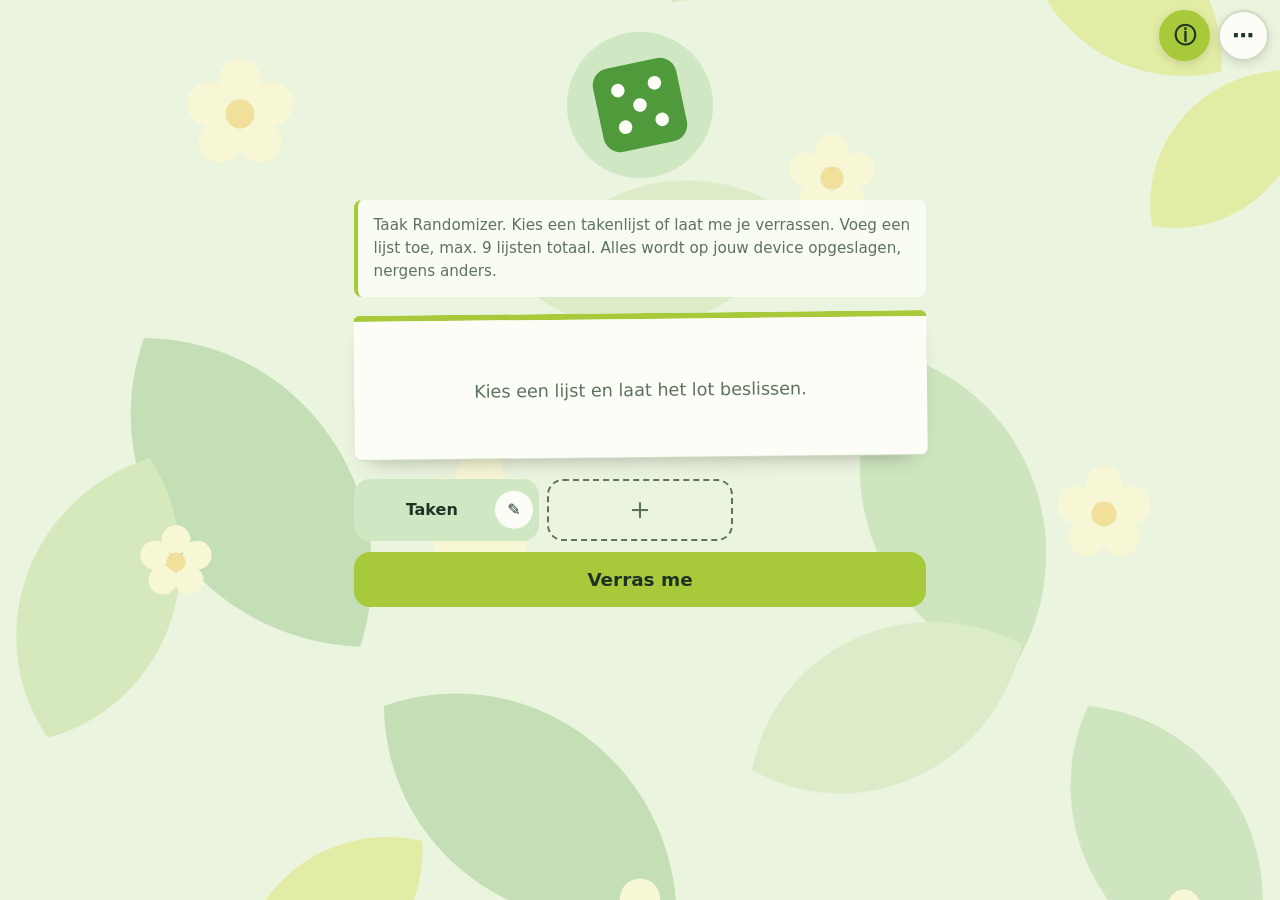
<file: index.html>
<!doctype html>
<html lang="nl">
<head>
<meta charset="utf-8">
<meta name="viewport" content="width=device-width, initial-scale=1, viewport-fit=cover">
<meta name="theme-color" content="#f1f7e8" media="(prefers-color-scheme: light)">
<meta name="theme-color" content="#16211a" media="(prefers-color-scheme: dark)">
<link rel="icon" type="image/svg+xml" href="images/hero.svg">
<title>Taak Randomizer</title>
<link rel="stylesheet" href="style.css">
</head>
<body data-page="main">

<nav class="topbar" aria-label="Snelknoppen">
  <button id="welcome-toggle" class="round" type="button" aria-label="Welkom" aria-expanded="true">ⓘ</button>
  <a href="info.html" class="round" aria-label="Meer">⋯</a>
</nav>

<main>
  <div class="hero" aria-hidden="true"></div>

  <div id="welcome-wrap" class="welcome-wrap">
    <div id="welcome" class="welcome">
      <p>Taak Randomizer. Kies een takenlijst of laat me je verrassen.
      Voeg een lijst toe, max. 9 lijsten totaal.
      Alles wordt op jouw device opgeslagen, nergens anders.</p>
    </div>
  </div>

  <section class="slip" aria-live="polite">
    <p id="task" data-empty="Kies een lijst en laat het lot beslissen.">Kies een lijst en laat het lot beslissen.</p>
    <div id="acts" class="acts" hidden>
      <button id="done" class="act ok" type="button">
        <span class="icon" aria-hidden="true">✓</span>
        <span class="label">Gedaan</span>
      </button>
      <button id="remove" class="act no" type="button">
        <span class="icon" aria-hidden="true">✕</span>
        <span class="label">Verwijderen</span>
      </button>
    </div>
    <p id="confirm-msg" class="sr-only" role="status" aria-live="polite"></p>
  </section>

  <div id="grid" class="grid"></div>
  <button id="surprise" class="wide" type="button">Verras me</button>

  <section id="panel" class="panel"><div>
    <label class="field">Naam van de lijst <input id="name" autocomplete="off"></label>
    <p id="count" class="note"></p>
    <textarea id="box" rows="10" placeholder="Eén taak per regel. Plakken uit een notitie of van een AI mag; opsommingstekens worden weggehaald."></textarea>
    <div class="row">
      <button id="save" class="primary" type="button">Klaar</button>
      <button id="share" type="button">Delen</button>
      <button id="copy" type="button">Kopieer</button>
      <button id="dl" type="button">Download</button>
      <label class="btn">Uit bestand<input id="file" type="file" accept=".txt,text/plain" hidden></label>
    </div>
    <div class="row row-danger">
      <button id="del" class="danger" type="button">
        <span class="label" data-default="Verwijder lijst" data-confirm="Lijst wordt verwijderd. Ok?">Verwijder lijst</span>
      </button>
    </div>
    <p id="msg" class="note" role="status"></p>
  </div></section>
</main>

<script src="script.js"></script>
</body>
</html>
</file>
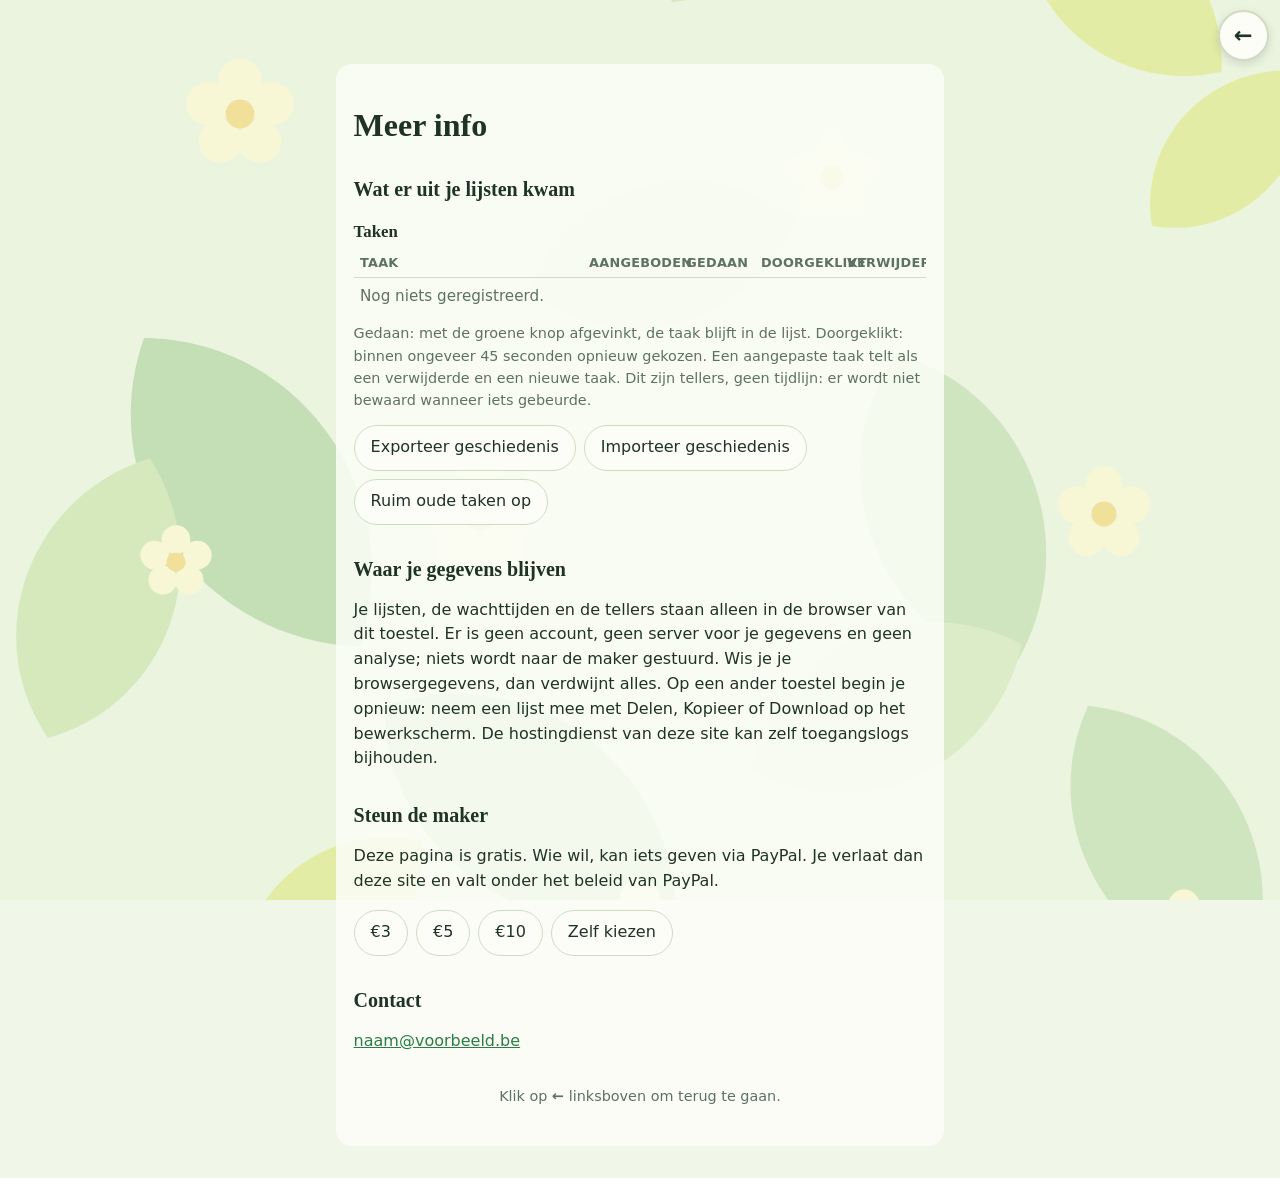
<file: info.html>
<!doctype html>
<html lang="nl">
<head>
<meta charset="utf-8">
<meta name="viewport" content="width=device-width, initial-scale=1, viewport-fit=cover">
<meta name="theme-color" content="#f1f7e8" media="(prefers-color-scheme: light)">
<meta name="theme-color" content="#16211a" media="(prefers-color-scheme: dark)">
<link rel="icon" type="image/svg+xml" href="images/hero.svg">
<title>Meer info - Taak Randomizer</title>
<link rel="stylesheet" href="style.css">
</head>
<body data-page="info">

<nav class="topbar" aria-label="Snelknoppen">
  <a href="index.html" class="round" aria-label="Terug naar de app">←</a>
</nav>

<main>
  <h1>Meer info</h1>

  <h2>Wat er uit je lijsten kwam</h2>
  <div id="lists"></div>
  <p class="note">Gedaan: met de groene knop afgevinkt, de taak blijft in de lijst. Doorgeklikt: binnen ongeveer 45 seconden opnieuw gekozen. Een aangepaste taak telt als een verwijderde en een nieuwe taak. Dit zijn tellers, geen tijdlijn: er wordt niet bewaard wanneer iets gebeurde.</p>
  <div class="row">
    <button id="hexp" type="button">Exporteer geschiedenis</button>
    <label class="btn">Importeer geschiedenis<input id="himp" type="file" accept=".json,application/json" hidden></label>
    <button id="hprune" type="button">Ruim oude taken op</button>
  </div>
  <p id="msg" class="note" role="status"></p>

  <h2>Waar je gegevens blijven</h2>
  <p>Je lijsten, de wachttijden en de tellers staan alleen in de browser van dit toestel. Er is geen account, geen server voor je gegevens en geen analyse; niets wordt naar de maker gestuurd. Wis je je browsergegevens, dan verdwijnt alles. Op een ander toestel begin je opnieuw: neem een lijst mee met Delen, Kopieer of Download op het bewerkscherm. De hostingdienst van deze site kan zelf toegangslogs bijhouden.</p>

  <h2>Steun de maker</h2>
  <p>Deze pagina is gratis. Wie wil, kan iets geven via PayPal. Je verlaat dan deze site en valt onder het beleid van PayPal.</p>
  <div class="row">
    <a class="btn" href="https://www.paypal.me/JOUWNAAM/3EUR">€3</a>
    <a class="btn" href="https://www.paypal.me/JOUWNAAM/5EUR">€5</a>
    <a class="btn" href="https://www.paypal.me/JOUWNAAM/10EUR">€10</a>
    <a class="btn" href="https://www.paypal.me/JOUWNAAM">Zelf kiezen</a>
  </div>

  <h2>Contact</h2>
  <p><a href="mailto:naam@voorbeeld.be">naam@voorbeeld.be</a></p>

  <p class="note back-hint">Klik op <strong>←</strong> linksboven om terug te gaan.</p>
</main>

<script src="script.js"></script>
</body>
</html>
</file>
<file: style.css>
/* Vormgeving: pas de waarden in :root aan voor een ander uiterlijk. */
:root {
  --bg: #f1f7e8; --paper: #fbfdf6; --sheet: rgb(251 253 246 / .88);
  --ink: #1f3324; --muted: #5d7260; --line: #cfdcc4;
  --tile: #cfe8c3;
  --accent: #a8c93a; --accent-ink: #1f3324;
  --ok: #2a7d46; --no: #c0392b;
  --r: 16px;
  --font-ui: "Avenir Next", "Segoe UI", system-ui, sans-serif;
  --font-slip: Rockwell, "Roboto Slab", Cambria, Georgia, serif;
  --hero: url("images/hero.svg");
  --bg-image: url("images/achtergrond.svg");
  --bg-opacity: .5;
  box-sizing: border-box;
  padding-top: env(safe-area-inset-top, 0px);
  padding-bottom: env(safe-area-inset-bottom, 0px);
}
@media (prefers-color-scheme: dark) {
  :root {
    --bg: #16211a; --paper: #1f2c23; --sheet: rgb(31 44 35 / .88);
    --ink: #e8f1df; --muted: #a2b5a2; --line: #34493a; --tile: #2f4a35;
    --accent: #b6d646; --accent-ink: #14200f; --bg-opacity: .3;
  }
}
*, *::before, *::after { box-sizing: inherit; }
[hidden] { display: none !important; }
html { background: var(--bg); scroll-padding-top: env(safe-area-inset-top, 0px); }
body { margin: 0; color: var(--ink); font: 1rem/1.55 var(--font-ui); }
body::before {
  content: ""; position: fixed; inset: 0; z-index: -1; pointer-events: none;
  background: var(--bg-image) center / cover no-repeat; opacity: var(--bg-opacity);
}
main { max-width: 38rem; margin: 0 auto; padding: 1.25rem 1.1rem 2rem; }
h1, h2, h3 { font-family: var(--font-slip); line-height: 1.25; }
h2 { margin: 2rem 0 .5rem; font-size: 1.25rem; }
h3 { margin: 1.2rem 0 .3rem; font-size: 1.05rem; }
a { color: var(--ok); }
:focus-visible { outline: 3px solid var(--ink); outline-offset: 2px; }
.note { color: var(--muted); font-size: .9rem; margin: .4rem 0; }

/* Alleen voor screenreaders */
.sr-only {
  position: absolute; width: 1px; height: 1px; padding: 0; margin: -1px;
  overflow: hidden; clip: rect(0, 0, 0, 0); white-space: nowrap; border: 0;
}

/* Vaste knoppen rechtsboven */
.topbar {
  position: fixed;
  top: .6rem;
  right: .7rem;
  display: flex;
  gap: .45rem;
  z-index: 100;
}
@media (min-width: 480px) {
  .topbar {
    top: calc(.6rem + env(safe-area-inset-top, 0px));
    right: calc(.7rem + env(safe-area-inset-right, 0px));
  }
}
.round {
  display: inline-grid;
  place-items: center;
  width: 3.2rem;
  height: 3.2rem;
  border: 2px solid var(--line);
  border-radius: 50%;
  background: var(--paper);
  color: var(--ink);
  font: 700 1.4rem / 1 var(--font-ui);
  text-decoration: none;
  cursor: pointer;
  box-shadow: 0 3px 10px rgb(0 0 0 / .12);
  transition: transform .12s ease, background .15s ease, border-color .15s ease;
  -webkit-font-smoothing: antialiased;
}
.round:hover { transform: scale(1.05); }
.round[aria-expanded="true"] {
  background: var(--accent);
  border-color: var(--accent);
  color: var(--accent-ink);
}

.hero { height: clamp(100px, 20vh, 170px); background: var(--hero) center / contain no-repeat; margin-bottom: .6rem; }

/* Welkomstblok — begint uitgeklapt, klapt in bij eerste actie */
.welcome-wrap {
  display: grid;
  grid-template-rows: 1fr;
  transition: grid-template-rows .3s ease, margin-bottom .3s ease;
  margin-bottom: 1rem;
}
.welcome-wrap.collapsed {
  grid-template-rows: 0fr;
  margin-bottom: 0;
}
.welcome-wrap > .welcome {
  overflow: hidden;
  min-height: 0;
}

.welcome {
  padding: .9rem 1rem;
  background: var(--sheet);
  border-left: 4px solid var(--accent);
  border-radius: 8px;
  color: var(--muted);
  font-size: .95rem;
  line-height: 1.5;
  transition: opacity .28s ease, transform .28s ease;
  transform-origin: top left;
}
.welcome p { margin: 0; }
.welcome.hiding {
  opacity: 0;
  transform: scale(.9);
}

/* Het getrokken taakkaartje */
.slip {
  background: var(--paper); border-top: 6px solid var(--accent); border-radius: 6px;
  box-shadow: 0 1px 0 var(--line), 0 12px 24px -16px rgb(0 0 0 / .45);
  transform: rotate(-.6deg); min-height: 9rem; padding: 1.4rem 1.2rem 1.1rem; margin-bottom: 1.4rem;
  display: flex; flex-direction: column; align-items: center; justify-content: center; gap: .8rem; text-align: center;
}
#task {
  margin: 0;
  font: 400 clamp(.95rem, 3.2vw, 1.1rem) / 1.5 var(--font-ui);
  color: var(--muted);
  overflow-wrap: anywhere;
  max-width: 28rem;
}
#task.drawn {
  font: 600 clamp(1.4rem, 5.5vw, 2rem) / 1.25 var(--font-slip);
  color: var(--ink);
  animation: draw .35s ease-out;
}
@keyframes draw { from { transform: translateY(-10px) rotate(-2deg); opacity: 0; } }
.acts { display: flex; justify-content: space-between; gap: .6rem; width: 100%; }
.act {
  display: inline-flex; align-items: center; gap: .4rem; padding: .6rem 1rem; border: 0; border-radius: 999px;
  color: #fff; font: 600 1rem var(--font-ui); cursor: pointer;
  transition: transform .12s ease, box-shadow .12s ease, background .15s ease;
  -webkit-font-smoothing: antialiased;
}
.act .icon { line-height: 1; }
.act.ok { background: var(--ok); }
.act.no { background: var(--no); }

/* Twee-staps bevestiging */
.act.confirming {
  box-shadow: 0 0 0 3px var(--paper), 0 0 0 6px currentColor;
  animation: arm-pulse 1s ease-in-out infinite;
}
.act.confirming .icon { opacity: .35; }
.act.ok.confirming { background: #1e5d34; }
.act.no.confirming { background: #962d22; }
@keyframes arm-pulse {
  0%, 100% { transform: scale(1); }
  50%      { transform: scale(1.04); }
}

/* Lijstknoppen */
.grid { display: grid; grid-template-columns: repeat(2, 1fr); gap: .55rem; }
@media (min-width: 480px) { .grid { grid-template-columns: repeat(3, 1fr); } }
.tile { position: relative; aspect-ratio: 3 / 1; min-height: 48px; border-radius: var(--r); background: var(--tile); }
.pick {
  position: absolute; inset: 0; display: flex; align-items: center; justify-content: center; width: 100%; height: 100%;
  padding: .3rem 2.4rem .3rem .6rem; border: 0; border-radius: inherit; background: none; color: var(--ink);
  font: 600 1rem / 1.2 var(--font-ui); cursor: pointer;
}
.pick span {
  display: -webkit-box; -webkit-box-orient: vertical; -webkit-line-clamp: 2; line-clamp: 2;
  overflow: hidden; overflow-wrap: anywhere; text-align: center;
}
.pen {
  position: absolute; top: 50%; right: .35rem; transform: translateY(-50%); width: 2.4rem; height: 2.4rem;
  border: 0; border-radius: 50%; background: var(--paper); color: var(--ink); cursor: pointer;
}
.tile.add { display: grid; place-items: center; background: none; border: 2px dashed var(--muted); color: var(--muted); font-size: 1.6rem; cursor: pointer; }

.wide {
  width: 100%; margin-top: .7rem; padding: 1.05rem; border: 0; border-radius: var(--r);
  background: var(--accent); color: var(--accent-ink); font: 600 1.15rem var(--font-ui); cursor: pointer;
}

/* Knoppen en velden */
button, .btn {
  font: inherit;
  -webkit-font-smoothing: antialiased;
}
.row { display: flex; flex-wrap: wrap; gap: .5rem; margin: .8rem 0; }
.row button, .btn {
  display: inline-block; padding: .6rem 1rem; border: 1px solid var(--line); border-radius: 999px;
  background: var(--paper); color: var(--ink); text-decoration: none; cursor: pointer;
}
.row .primary { background: var(--accent); border-color: var(--accent); color: var(--accent-ink); font-weight: 600; }
.field { display: block; margin: .8rem 0 .2rem; color: var(--ink); }
.field input { display: block; width: 100%; margin-top: .2rem; padding: .6rem .8rem; font: inherit; color: var(--ink); background: var(--paper); border: 1px solid var(--line); border-radius: 10px; }
textarea { display: block; width: 100%; min-height: 40vh; padding: .9rem; font: inherit; color: var(--ink); background: var(--paper); border: 1px solid var(--line); border-radius: 12px; resize: vertical; }

/* Rij voor "Verwijder lijst" */
.row-danger {
  margin-top: .2rem;
  padding-top: .8rem;
  border-top: 1px solid var(--line);
  justify-content: flex-start;
}
.row-danger .danger {
  margin-left: 0;
  color: var(--no);
  border-color: var(--no);
  background: transparent;
  font-weight: 600;
}
.row-danger .danger.confirming {
  background: var(--no);
  color: #fff;
  border-color: var(--no);
  animation: arm-pulse 1s ease-in-out infinite;
  box-shadow: 0 0 0 3px var(--paper), 0 0 0 6px var(--no);
}

/* Bewerkpaneel */
.panel { display: grid; grid-template-rows: 0fr; transition: grid-template-rows .35s ease; }
.panel > div { overflow: hidden; }
.panel.open { grid-template-rows: 1fr; }
.panel.open > div { background: var(--sheet); border-radius: var(--r); padding: .2rem 1rem .6rem; margin-top: .8rem; }

/* Infopagina */
body[data-page="info"] main { background: var(--sheet); border-radius: var(--r); margin-top: 4rem; margin-bottom: 2rem; }
.back-hint { text-align: center; margin-top: 2rem; }
.scroll { overflow-x: auto; -webkit-overflow-scrolling: touch; }
table {
  width: 100%;
  min-width: 22rem;
  border-collapse: collapse;
  table-layout: fixed;
  font-size: .95rem;
col.c-task { width: 40%; }
col.c-num  { width: 15%; }

th, td {
  padding: .45rem .4rem;
  border-bottom: 1px solid var(--line);
  text-align: left;
  vertical-align: top;
}

/* Taaknaam: mag overal afbreken */
th:first-child, td:first-child {
  overflow-wrap: anywhere;
  word-break: break-word;
}

/* Tellers: rechts uitgelijnd, cijfers netjes onder elkaar */
th + th, td + td {
  text-align: right;
  font-variant-numeric: tabular-nums;
}

/* Cijfers in de cellen mogen niet afbreken */
td + td { white-space: nowrap; }

/* Kolomkoppen mogen wél afbreken, en staan compacter */
th {
  color: var(--muted);
  font-weight: 600;
  font-size: .8rem;
  text-transform: uppercase;
  letter-spacing: .02em;
  line-height: 1.2;
  hyphens: auto;
  white-space: normal;
}
tbody tr:last-child td { border-bottom: 0; }
tbody tr:hover td { background: rgb(0 0 0 / .03); }
@media (prefers-color-scheme: dark) {
  tbody tr:hover td { background: rgb(255 255 255 / .04); }
}

@media (prefers-reduced-motion: reduce) { * { animation: none !important; transition: none !important; } }
</file>
